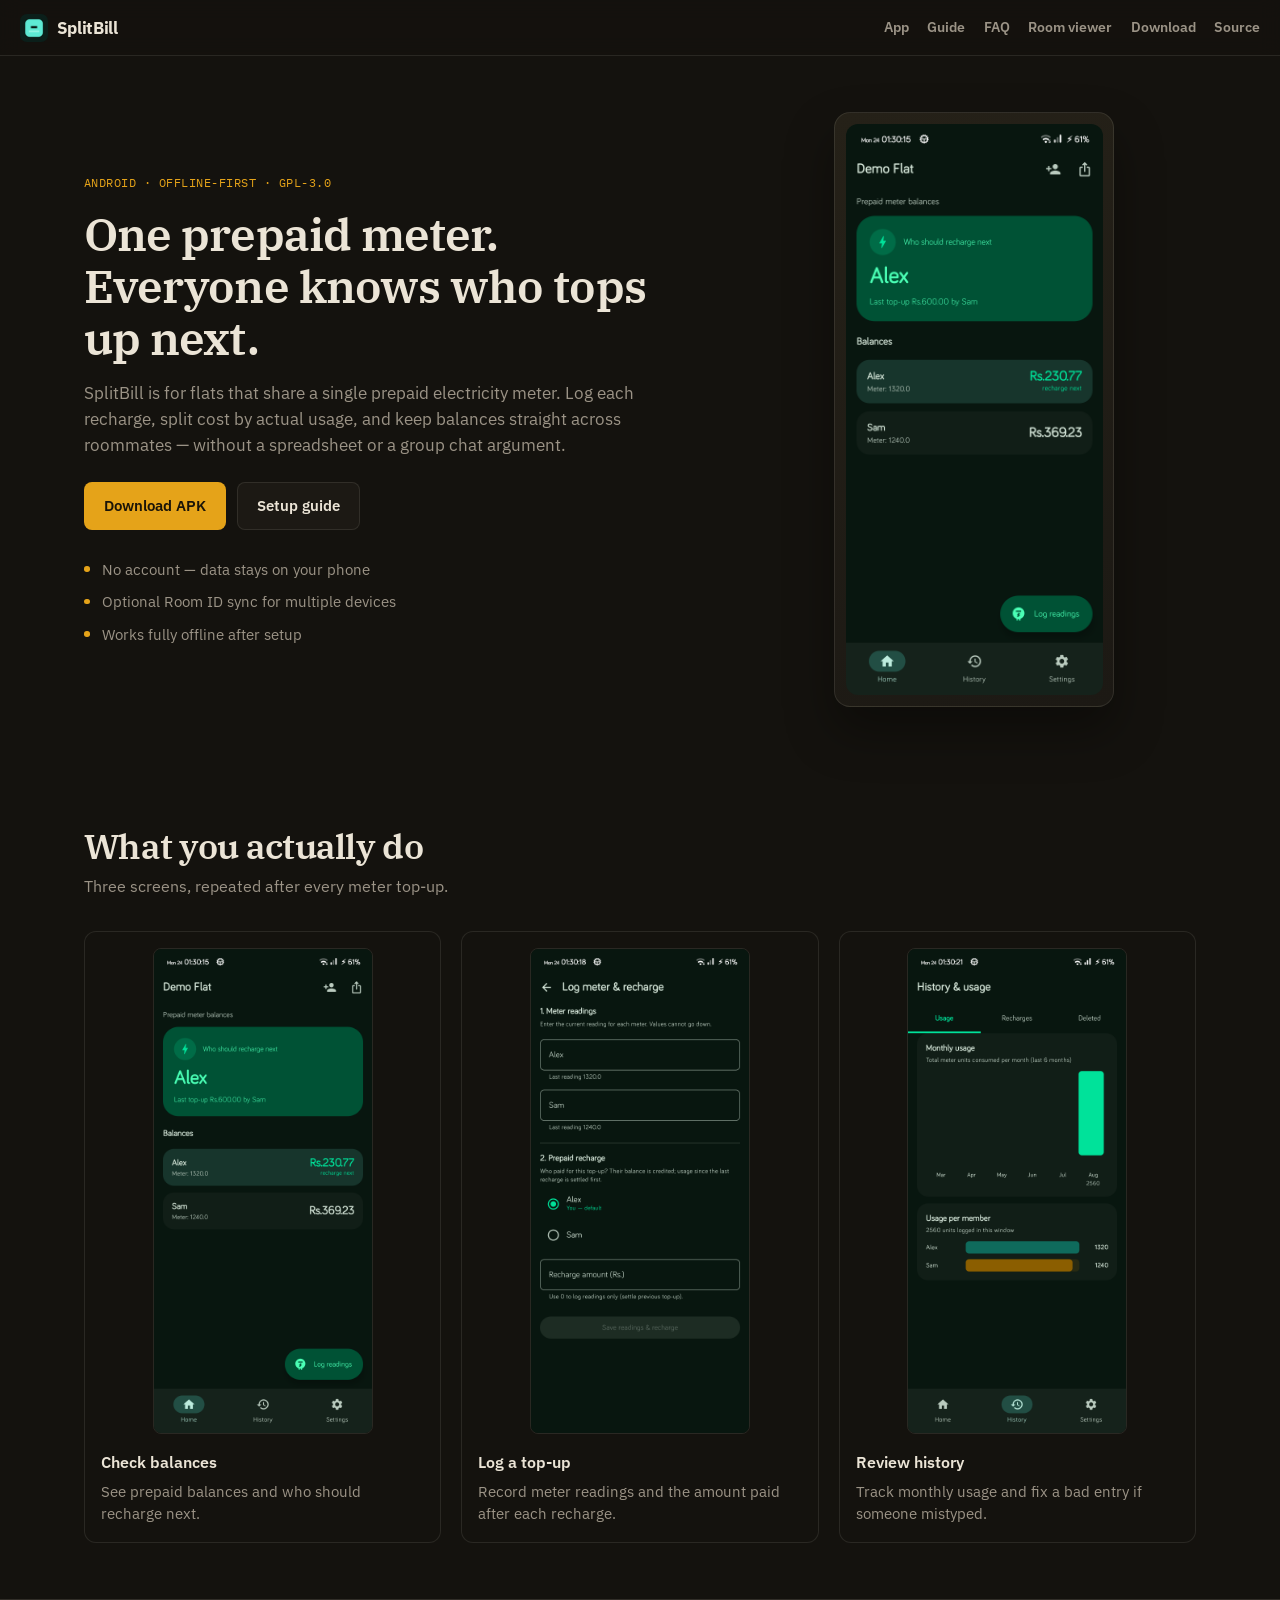
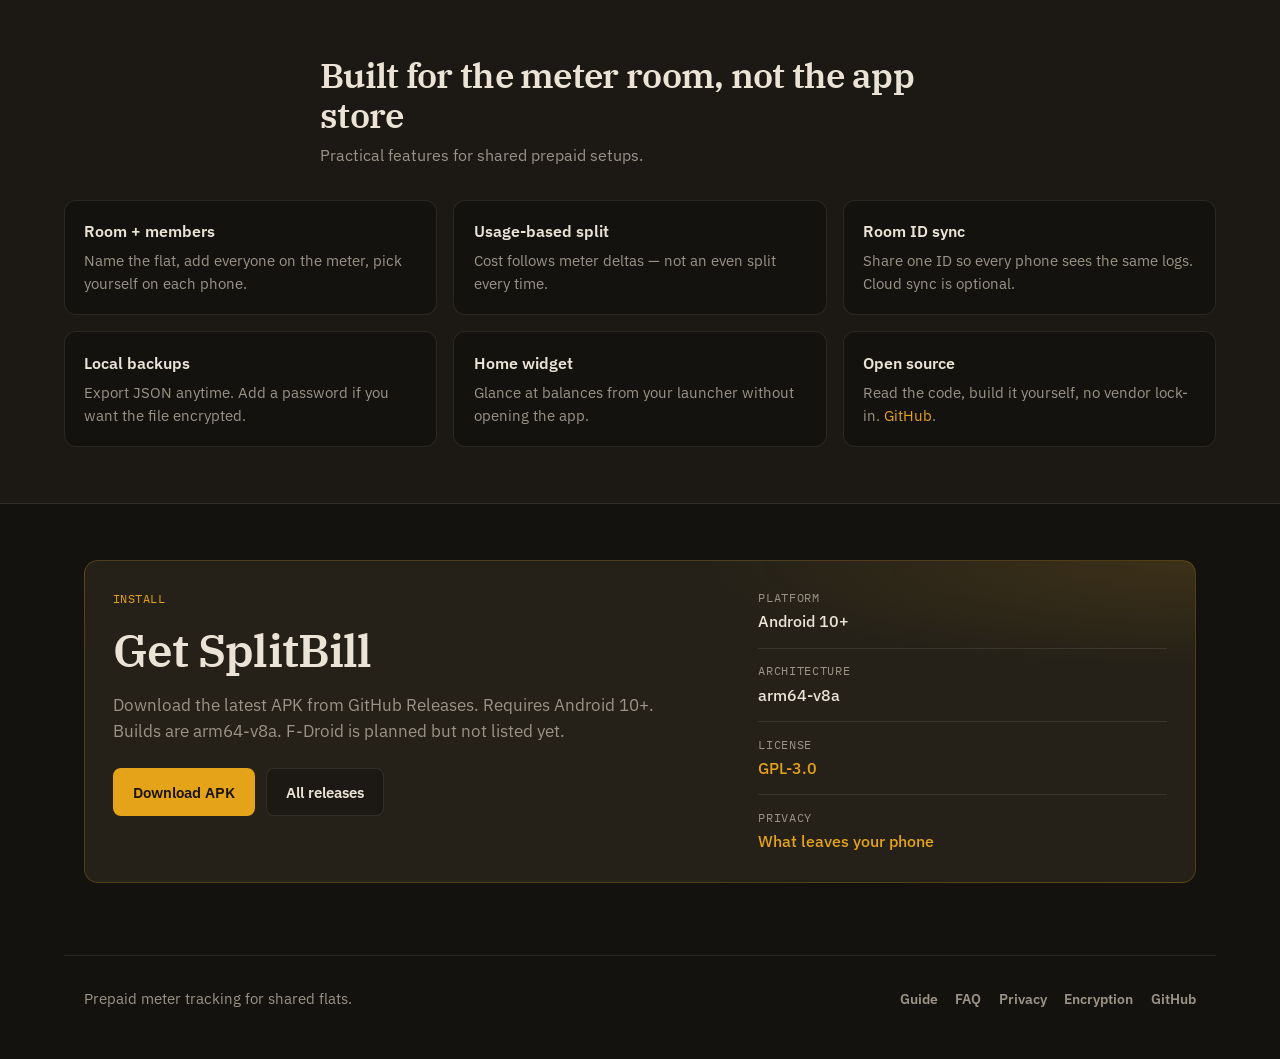
<file: index.html>
<!DOCTYPE html>
<html lang="en">
<head>
  <meta charset="utf-8" />
  <meta name="viewport" content="width=device-width, initial-scale=1" />
  <title>SplitBill — prepaid meter tracking for shared flats</title>
  <meta name="description" content="Android app for shared prepaid electricity meters. Log readings, split by usage, see who should top up next. Offline-first, open source." />
  <meta property="og:title" content="SplitBill — who tops up next?" />
  <meta property="og:description" content="Track a shared prepaid meter with your flatmates. Log recharges, split fairly, sync with a Room ID." />
  <meta property="og:image" content="https://anantdark.github.io/SplitBill/assets/screens/dashboard.png" />
  <meta property="og:url" content="https://anantdark.github.io/SplitBill/" />
  <link rel="canonical" href="https://anantdark.github.io/SplitBill/" />
  <link rel="icon" href="assets/icon-mark.png" type="image/png" />
  <link rel="preconnect" href="https://fonts.googleapis.com" />
  <link rel="preconnect" href="https://fonts.gstatic.com" crossorigin />
  <link href="https://fonts.googleapis.com/css2?family=IBM+Plex+Mono:wght@400;500&family=IBM+Plex+Sans:wght@400;500;600;700&family=IBM+Plex+Serif:ital@0;1&wght@400;600&display=swap" rel="stylesheet" />
  <link rel="stylesheet" href="styles.css" />
</head>
<body>
  <header class="site-header">
    <a class="brand" href="./">
      <img src="assets/icon-mark.png" alt="" width="28" height="28" />
      <span>SplitBill</span>
    </a>
    <button type="button" class="nav-toggle" aria-expanded="false" aria-controls="site-nav" aria-label="Menu">
      <svg class="icon-menu" viewBox="0 0 24 24" aria-hidden="true"><path d="M4 7h16M4 12h16M4 17h16"/></svg>
      <svg class="icon-close" viewBox="0 0 24 24" aria-hidden="true"><path d="M6 6l12 12M18 6L6 18"/></svg>
    </button>
    <nav id="site-nav">
      <a href="#app">App</a>
      <a href="docs/">Guide</a>
      <a href="faq.html">FAQ</a>
      <a href="room.html">Room viewer</a>
      <a href="#download">Download</a>
      <a href="https://github.com/anantdark/SplitBill" rel="noopener">Source</a>
    </nav>
  </header>

  <main>
    <section class="intro">
      <div class="intro-copy">
        <p class="kicker">Android · offline-first · GPL-3.0</p>
        <h1>One prepaid meter.<br />Everyone knows who tops up next.</h1>
        <p class="lede">
          SplitBill is for flats that share a single prepaid electricity meter.
          Log each recharge, split cost by actual usage, and keep balances straight
          across roommates — without a spreadsheet or a group chat argument.
        </p>
        <div class="cta-row">
          <a class="btn primary" href="#download">Download APK</a>
          <a class="btn secondary" href="docs/">Setup guide</a>
        </div>
        <ul class="intro-points">
          <li>No account — data stays on your phone</li>
          <li>Optional Room ID sync for multiple devices</li>
          <li>Works fully offline after setup</li>
        </ul>
      </div>
      <figure class="intro-shot">
        <img src="assets/screens/dashboard.png" alt="SplitBill home screen showing prepaid balances and who should recharge next" width="1080" height="2400" />
      </figure>
    </section>

    <section class="panel" id="app">
      <div class="panel-head">
        <h2>What you actually do</h2>
        <p>Three screens, repeated after every meter top-up.</p>
      </div>
      <div class="shot-grid">
        <article class="shot-card">
          <img src="assets/screens/dashboard.png" alt="Home screen with member balances" width="1080" height="2400" loading="lazy" />
          <h3>Check balances</h3>
          <p>See prepaid balances and who should recharge next.</p>
        </article>
        <article class="shot-card">
          <img src="assets/screens/recharge.png" alt="Log meter reading and recharge form" width="1080" height="2400" loading="lazy" />
          <h3>Log a top-up</h3>
          <p>Record meter readings and the amount paid after each recharge.</p>
        </article>
        <article class="shot-card">
          <img src="assets/screens/history.png" alt="Usage history charts" width="1080" height="2400" loading="lazy" />
          <h3>Review history</h3>
          <p>Track monthly usage and fix a bad entry if someone mistyped.</p>
        </article>
      </div>
    </section>

    <section class="panel panel-muted">
      <div class="panel-head">
        <h2>Built for the meter room, not the app store</h2>
        <p>Practical features for shared prepaid setups.</p>
      </div>
      <div class="feature-grid">
        <article>
          <h3>Room + members</h3>
          <p>Name the flat, add everyone on the meter, pick yourself on each phone.</p>
        </article>
        <article>
          <h3>Usage-based split</h3>
          <p>Cost follows meter deltas — not an even split every time.</p>
        </article>
        <article>
          <h3>Room ID sync</h3>
          <p>Share one ID so every phone sees the same logs. Cloud sync is optional.</p>
        </article>
        <article>
          <h3>Local backups</h3>
          <p>Export JSON anytime. Add a password if you want the file encrypted.</p>
        </article>
        <article>
          <h3>Home widget</h3>
          <p>Glance at balances from your launcher without opening the app.</p>
        </article>
        <article>
          <h3>Open source</h3>
          <p>Read the code, build it yourself, no vendor lock-in. <a href="https://github.com/anantdark/SplitBill">GitHub</a>.</p>
        </article>
      </div>
    </section>

    <section class="panel download-panel" id="download">
      <div class="download-card">
        <div>
          <p class="kicker">Install</p>
          <h2>Get SplitBill</h2>
          <p class="lede">
            Download the latest APK from GitHub Releases. Requires Android 10+.
            Builds are arm64-v8a. F-Droid is planned but not listed yet.
          </p>
          <div class="cta-row">
            <a class="btn primary" href="https://github.com/anantdark/SplitBill/releases/latest/download/SplitBill-latest.apk">Download APK</a>
            <a class="btn secondary" href="https://github.com/anantdark/SplitBill/releases">All releases</a>
          </div>
        </div>
        <dl class="spec-list">
          <div><dt>Platform</dt><dd>Android 10+</dd></div>
          <div><dt>Architecture</dt><dd>arm64-v8a</dd></div>
          <div><dt>License</dt><dd><a href="https://github.com/anantdark/SplitBill/blob/main/LICENSE">GPL-3.0</a></dd></div>
          <div><dt>Privacy</dt><dd><a href="privacy.html">What leaves your phone</a></dd></div>
        </dl>
      </div>
    </section>
  </main>

  <footer class="site-footer">
    <p class="footer-note">Prepaid meter tracking for shared flats.</p>
    <div class="footer-links">
      <a href="docs/">Guide</a>
      <a href="faq.html">FAQ</a>
      <a href="privacy.html">Privacy</a>
      <a href="encryption.html">Encryption</a>
      <a href="https://github.com/anantdark/SplitBill">GitHub</a>
    </div>
  </footer>

  <script src="main.js"></script>
</body>
</html>
</file>
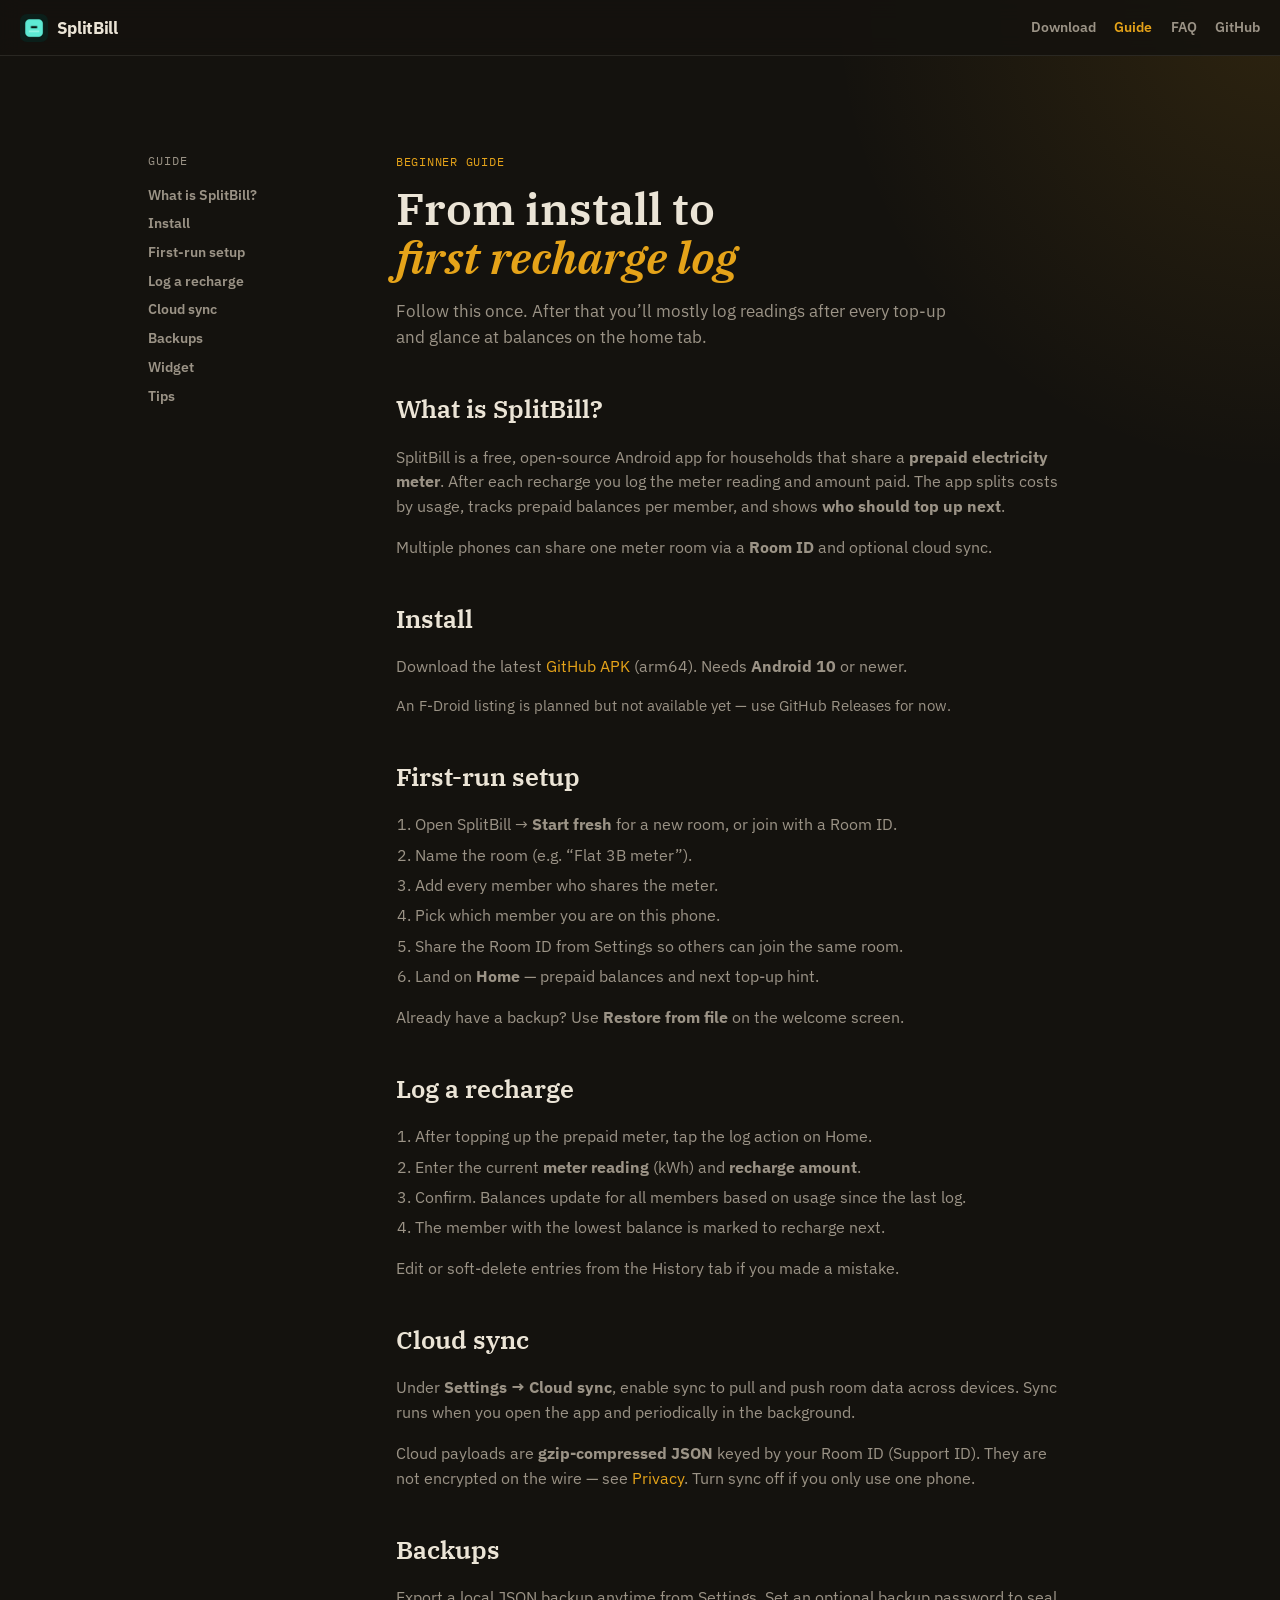
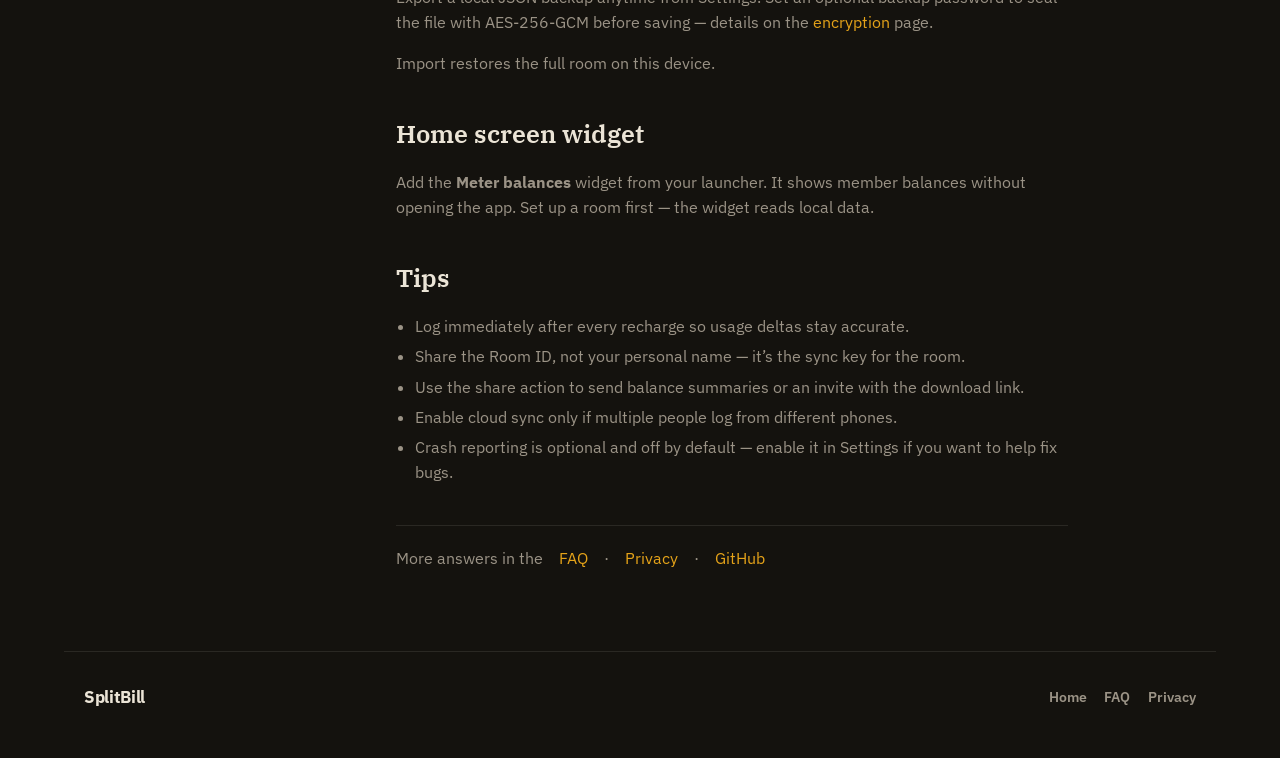
<file: docs/index.html>
<!DOCTYPE html>
<html lang="en">
<head>
  <meta charset="utf-8" />
  <meta name="viewport" content="width=device-width, initial-scale=1" />
  <title>Guide — SplitBill</title>
  <meta name="description" content="Beginner guide to installing SplitBill, setting up a meter room, logging recharges, and syncing across devices." />
  <link rel="canonical" href="https://anantdark.github.io/SplitBill/docs/" />
  <link rel="icon" href="../assets/icon-mark.png" type="image/png" />
  <link rel="preconnect" href="https://fonts.googleapis.com" />
  <link rel="preconnect" href="https://fonts.gstatic.com" crossorigin />
  <link href="https://fonts.googleapis.com/css2?family=IBM+Plex+Mono:wght@400;500&family=IBM+Plex+Sans:wght@400;500;600;700&family=IBM+Plex+Serif:ital@0;1&wght@400;600&display=swap" rel="stylesheet" />
  <link rel="stylesheet" href="../styles.css" />
</head>
<body class="docs-body">
  <header class="site-header">
    <a class="brand" href="../">
      <img src="../assets/icon-mark.png" alt="" width="28" height="28" />
      <span>SplitBill</span>
    </a>
    <button type="button" class="nav-toggle" aria-expanded="false" aria-controls="site-nav" aria-label="Menu"><svg class="icon-menu" viewBox="0 0 24 24" aria-hidden="true"><path d="M4 7h16M4 12h16M4 17h16"/></svg><svg class="icon-close" viewBox="0 0 24 24" aria-hidden="true"><path d="M6 6l12 12M18 6L6 18"/></svg></button>
    <nav id="site-nav">
      <a href="../#download">Download</a>
      <a href="./" aria-current="page">Guide</a>
      <a href="../faq.html">FAQ</a>
      <a href="https://github.com/anantdark/SplitBill" rel="noopener">GitHub</a>
    </nav>
  </header>

  <div class="docs-layout">
    <aside class="docs-nav">
      <p class="docs-nav-title">Guide</p>
      <a href="#what">What is SplitBill?</a>
      <a href="#install">Install</a>
      <a href="#first">First-run setup</a>
      <a href="#log">Log a recharge</a>
      <a href="#sync">Cloud sync</a>
      <a href="#backup">Backups</a>
      <a href="#widget">Widget</a>
      <a href="#tips">Tips</a>
    </aside>

    <article class="docs-main">
      <p class="eyebrow">Beginner guide</p>
      <h1>From install to<br /><em>first recharge log</em></h1>
      <p class="lede">
        Follow this once. After that you’ll mostly log readings after every top-up and
        glance at balances on the home tab.
      </p>

      <section id="what">
        <h2>What is SplitBill?</h2>
        <p>
          SplitBill is a free, open-source Android app for households that share a
          <strong>prepaid electricity meter</strong>. After each recharge you log the meter
          reading and amount paid. The app splits costs by usage, tracks prepaid balances per
          member, and shows <strong>who should top up next</strong>.
        </p>
        <p>
          Multiple phones can share one meter room via a <strong>Room ID</strong> and optional
          cloud sync.
        </p>
      </section>

      <section id="install">
        <h2>Install</h2>
        <p>
          Download the latest <a href="https://github.com/anantdark/SplitBill/releases/latest/download/SplitBill-latest.apk">GitHub APK</a>
          (arm64). Needs <strong>Android 10</strong> or newer.
        </p>
        <p class="fine">An F-Droid listing is planned but not available yet — use GitHub Releases for now.</p>
      </section>

      <section id="first">
        <h2>First-run setup</h2>
        <ol>
          <li>Open SplitBill → <strong>Start fresh</strong> for a new room, or join with a Room ID.</li>
          <li>Name the room (e.g. “Flat 3B meter”).</li>
          <li>Add every member who shares the meter.</li>
          <li>Pick which member you are on this phone.</li>
          <li>Share the Room ID from Settings so others can join the same room.</li>
          <li>Land on <strong>Home</strong> — prepaid balances and next top-up hint.</li>
        </ol>
        <p>Already have a backup? Use <strong>Restore from file</strong> on the welcome screen.</p>
      </section>

      <section id="log">
        <h2>Log a recharge</h2>
        <ol>
          <li>After topping up the prepaid meter, tap the log action on Home.</li>
          <li>Enter the current <strong>meter reading</strong> (kWh) and <strong>recharge amount</strong>.</li>
          <li>Confirm. Balances update for all members based on usage since the last log.</li>
          <li>The member with the lowest balance is marked to recharge next.</li>
        </ol>
        <p>Edit or soft-delete entries from the History tab if you made a mistake.</p>
      </section>

      <section id="sync">
        <h2>Cloud sync</h2>
        <p>
          Under <strong>Settings → Cloud sync</strong>, enable sync to pull and push room data
          across devices. Sync runs when you open the app and periodically in the background.
        </p>
        <p>
          Cloud payloads are <strong>gzip-compressed JSON</strong> keyed by your Room ID
          (Support ID). They are not encrypted on the wire — see
          <a href="../privacy.html">Privacy</a>. Turn sync off if you only use one phone.
        </p>
      </section>

      <section id="backup">
        <h2>Backups</h2>
        <p>
          Export a local JSON backup anytime from Settings. Set an optional backup password
          to seal the file with AES-256-GCM before saving — details on the
          <a href="../encryption.html">encryption</a> page.
        </p>
        <p>Import restores the full room on this device.</p>
      </section>

      <section id="widget">
        <h2>Home screen widget</h2>
        <p>
          Add the <strong>Meter balances</strong> widget from your launcher. It shows member
          balances without opening the app. Set up a room first — the widget reads local data.
        </p>
      </section>

      <section id="tips">
        <h2>Tips</h2>
        <ul>
          <li>Log immediately after every recharge so usage deltas stay accurate.</li>
          <li>Share the Room ID, not your personal name — it’s the sync key for the room.</li>
          <li>Use the share action to send balance summaries or an invite with the download link.</li>
          <li>Enable cloud sync only if multiple people log from different phones.</li>
          <li>Crash reporting is optional and off by default — enable it in Settings if you want to help fix bugs.</li>
        </ul>
      </section>

      <p class="docs-end">
        More answers in the <a href="../faq.html">FAQ</a> ·
        <a href="../privacy.html">Privacy</a> ·
        <a href="https://github.com/anantdark/SplitBill">GitHub</a>
      </p>
    </article>
  </div>

  <footer class="site-footer">
    <a class="brand" href="../">SplitBill</a>
    <div class="footer-links">
      <a href="../">Home</a>
      <a href="../faq.html">FAQ</a>
      <a href="../privacy.html">Privacy</a>
    </div>
  </footer>
  <script src="../main.js"></script>
</body>
</html>
</file>
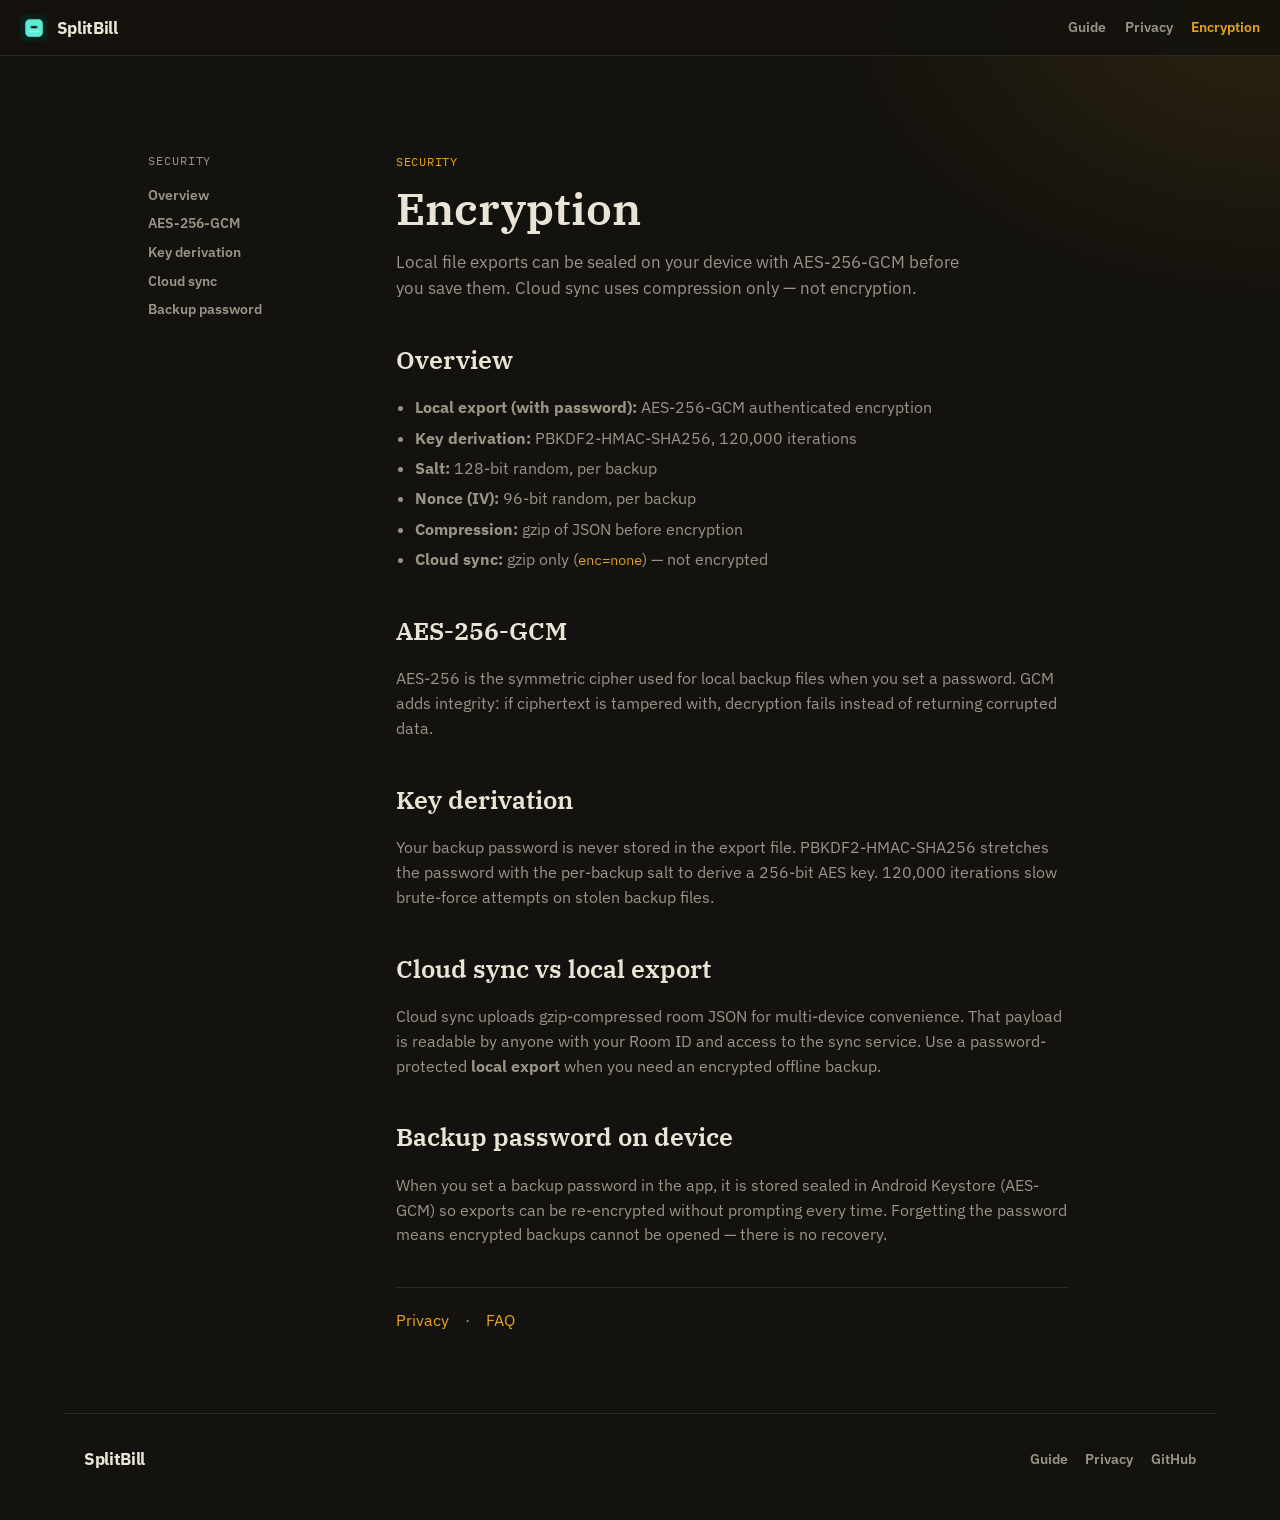
<file: encryption.html>
<!DOCTYPE html>
<html lang="en">
<head>
  <meta charset="utf-8" />
  <meta name="viewport" content="width=device-width, initial-scale=1" />
  <title>Encryption — SplitBill</title>
  <meta name="description" content="How SplitBill encrypts local backup files with AES-256-GCM and PBKDF2 when you set a backup password." />
  <link rel="canonical" href="https://anantdark.github.io/SplitBill/encryption.html" />
  <link rel="icon" href="assets/icon-mark.png" type="image/png" />
  <link rel="preconnect" href="https://fonts.googleapis.com" />
  <link rel="preconnect" href="https://fonts.gstatic.com" crossorigin />
  <link href="https://fonts.googleapis.com/css2?family=IBM+Plex+Mono:wght@400;500&family=IBM+Plex+Sans:wght@400;500;600;700&family=IBM+Plex+Serif:ital@0;1&wght@400;600&display=swap" rel="stylesheet" />
  <link rel="stylesheet" href="styles.css" />
</head>
<body class="docs-body">
  <header class="site-header">
    <a class="brand" href="./">
      <img src="assets/icon-mark.png" alt="" width="28" height="28" />
      <span>SplitBill</span>
    </a>
    <button type="button" class="nav-toggle" aria-expanded="false" aria-controls="site-nav" aria-label="Menu"><svg class="icon-menu" viewBox="0 0 24 24" aria-hidden="true"><path d="M4 7h16M4 12h16M4 17h16"/></svg><svg class="icon-close" viewBox="0 0 24 24" aria-hidden="true"><path d="M6 6l12 12M18 6L6 18"/></svg></button>
    <nav id="site-nav">
      <a href="docs/">Guide</a>
      <a href="privacy.html">Privacy</a>
      <a href="encryption.html" aria-current="page">Encryption</a>
    </nav>
  </header>

  <div class="docs-layout">
    <aside class="docs-nav">
      <p class="docs-nav-title">Security</p>
      <a href="#overview">Overview</a>
      <a href="#cipher">AES-256-GCM</a>
      <a href="#kdf">Key derivation</a>
      <a href="#cloud">Cloud sync</a>
      <a href="#password">Backup password</a>
    </aside>

    <article class="docs-main">
      <p class="eyebrow">Security</p>
      <h1>Encryption</h1>
      <p class="lede">
        Local file exports can be sealed on your device with AES-256-GCM before you save them.
        Cloud sync uses compression only — not encryption.
      </p>

      <section id="overview">
        <h2>Overview</h2>
        <ul>
          <li><strong>Local export (with password):</strong> AES-256-GCM authenticated encryption</li>
          <li><strong>Key derivation:</strong> PBKDF2-HMAC-SHA256, 120,000 iterations</li>
          <li><strong>Salt:</strong> 128-bit random, per backup</li>
          <li><strong>Nonce (IV):</strong> 96-bit random, per backup</li>
          <li><strong>Compression:</strong> gzip of JSON before encryption</li>
          <li><strong>Cloud sync:</strong> gzip only (<code>enc=none</code>) — not encrypted</li>
        </ul>
      </section>

      <section id="cipher">
        <h2>AES-256-GCM</h2>
        <p>
          AES-256 is the symmetric cipher used for local backup files when you set a password.
          GCM adds integrity: if ciphertext is tampered with, decryption fails instead of
          returning corrupted data.
        </p>
      </section>

      <section id="kdf">
        <h2>Key derivation</h2>
        <p>
          Your backup password is never stored in the export file. PBKDF2-HMAC-SHA256 stretches
          the password with the per-backup salt to derive a 256-bit AES key. 120,000 iterations
          slow brute-force attempts on stolen backup files.
        </p>
      </section>

      <section id="cloud">
        <h2>Cloud sync vs local export</h2>
        <p>
          Cloud sync uploads gzip-compressed room JSON for multi-device convenience. That
          payload is readable by anyone with your Room ID and access to the sync service.
          Use a password-protected <strong>local export</strong> when you need an encrypted
          offline backup.
        </p>
      </section>

      <section id="password">
        <h2>Backup password on device</h2>
        <p>
          When you set a backup password in the app, it is stored sealed in Android Keystore
          (AES-GCM) so exports can be re-encrypted without prompting every time. Forgetting
          the password means encrypted backups cannot be opened — there is no recovery.
        </p>
      </section>

      <p class="docs-end">
        <a href="privacy.html">Privacy</a> ·
        <a href="faq.html">FAQ</a>
      </p>
    </article>
  </div>

  <footer class="site-footer">
    <a class="brand" href="./">SplitBill</a>
    <div class="footer-links">
      <a href="docs/">Guide</a>
      <a href="privacy.html">Privacy</a>
      <a href="https://github.com/anantdark/SplitBill">GitHub</a>
    </div>
  </footer>
  <script src="main.js"></script>
</body>
</html>
</file>
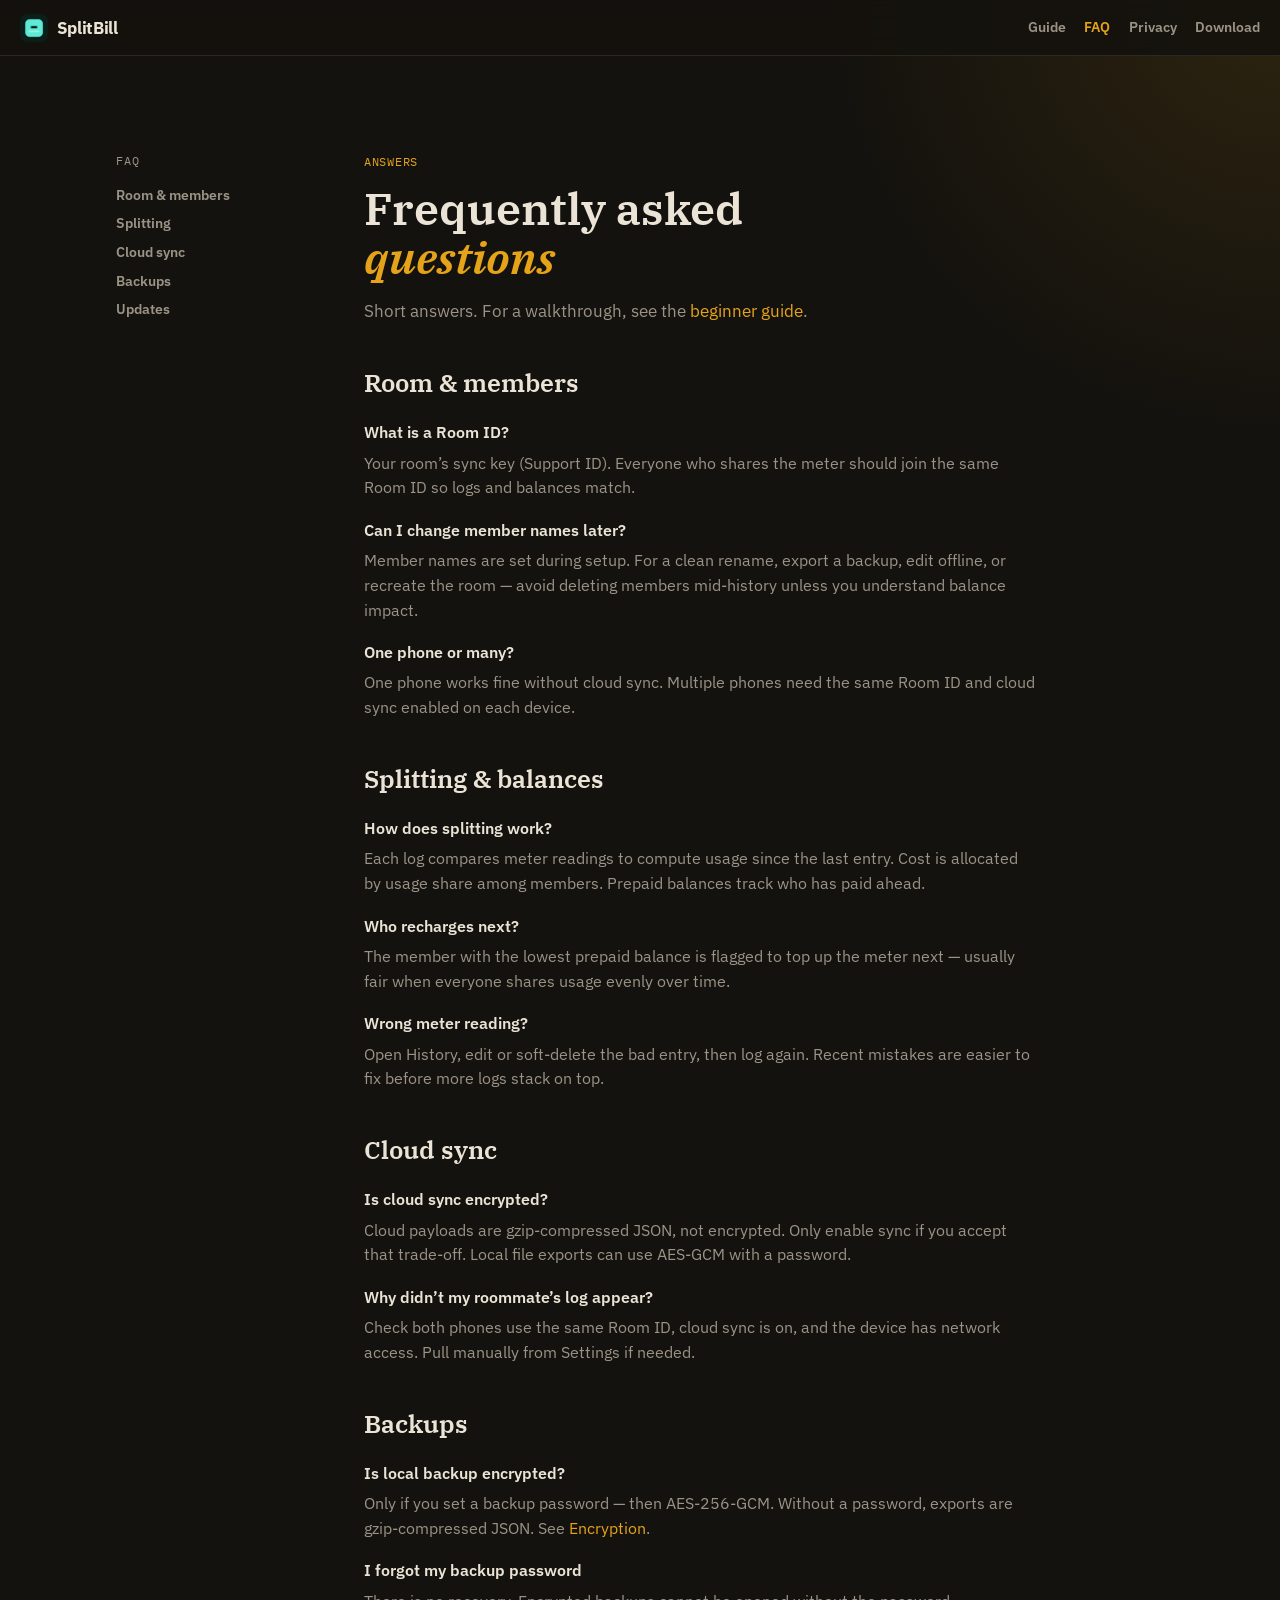
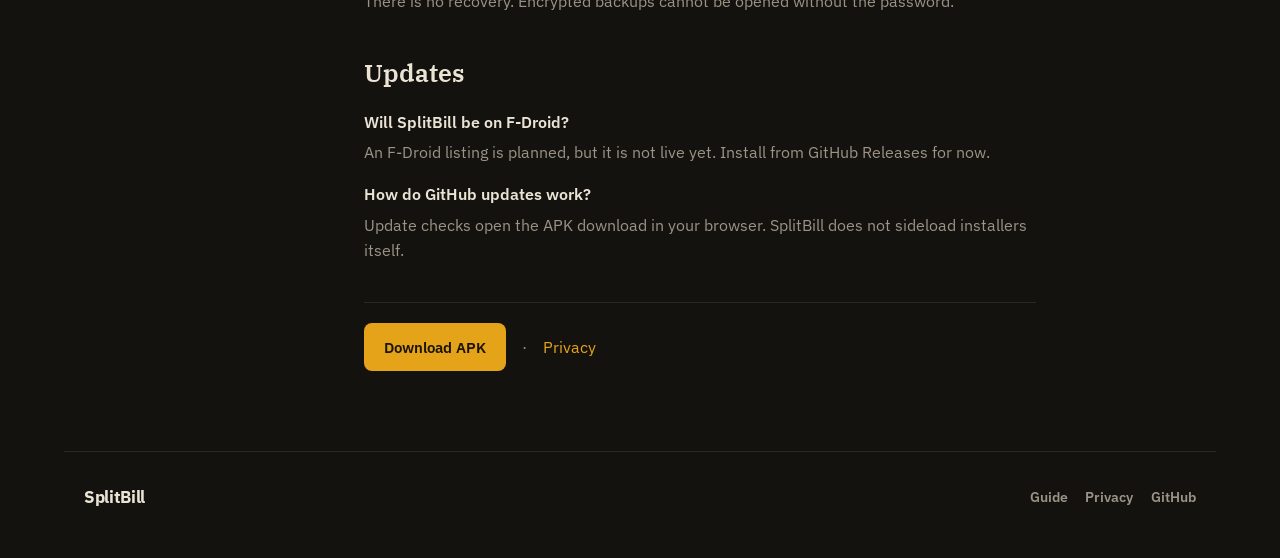
<file: faq.html>
<!DOCTYPE html>
<html lang="en">
<head>
  <meta charset="utf-8" />
  <meta name="viewport" content="width=device-width, initial-scale=1" />
  <title>FAQ — SplitBill</title>
  <meta name="description" content="Frequently asked questions about SplitBill: room setup, splitting, cloud sync, backups, and troubleshooting." />
  <link rel="canonical" href="https://anantdark.github.io/SplitBill/faq.html" />
  <link rel="icon" href="assets/icon-mark.png" type="image/png" />
  <link rel="preconnect" href="https://fonts.googleapis.com" />
  <link rel="preconnect" href="https://fonts.gstatic.com" crossorigin />
  <link href="https://fonts.googleapis.com/css2?family=IBM+Plex+Mono:wght@400;500&family=IBM+Plex+Sans:wght@400;500;600;700&family=IBM+Plex+Serif:ital@0;1&wght@400;600&display=swap" rel="stylesheet" />
  <link rel="stylesheet" href="styles.css" />
</head>
<body class="docs-body">
  <header class="site-header">
    <a class="brand" href="./">
      <img src="assets/icon-mark.png" alt="" width="28" height="28" />
      <span>SplitBill</span>
    </a>
    <button type="button" class="nav-toggle" aria-expanded="false" aria-controls="site-nav" aria-label="Menu"><svg class="icon-menu" viewBox="0 0 24 24" aria-hidden="true"><path d="M4 7h16M4 12h16M4 17h16"/></svg><svg class="icon-close" viewBox="0 0 24 24" aria-hidden="true"><path d="M6 6l12 12M18 6L6 18"/></svg></button>
    <nav id="site-nav">
      <a href="docs/">Guide</a>
      <a href="faq.html" aria-current="page">FAQ</a>
      <a href="privacy.html">Privacy</a>
      <a href="#download" class="hide-sm">Download</a>
    </nav>
  </header>

  <div class="docs-layout docs-layout-wide">
    <aside class="docs-nav">
      <p class="docs-nav-title">FAQ</p>
      <a href="#room">Room &amp; members</a>
      <a href="#splitting">Splitting</a>
      <a href="#sync">Cloud sync</a>
      <a href="#backup">Backups</a>
      <a href="#updates">Updates</a>
    </aside>

    <article class="docs-main">
      <p class="eyebrow">Answers</p>
      <h1>Frequently asked<br /><em>questions</em></h1>
      <p class="lede">Short answers. For a walkthrough, see the <a href="docs/">beginner guide</a>.</p>

      <section id="room">
        <h2>Room &amp; members</h2>
        <dl class="faq">
          <dt>What is a Room ID?</dt>
          <dd>Your room’s sync key (Support ID). Everyone who shares the meter should join the same Room ID so logs and balances match.</dd>
          <dt>Can I change member names later?</dt>
          <dd>Member names are set during setup. For a clean rename, export a backup, edit offline, or recreate the room — avoid deleting members mid-history unless you understand balance impact.</dd>
          <dt>One phone or many?</dt>
          <dd>One phone works fine without cloud sync. Multiple phones need the same Room ID and cloud sync enabled on each device.</dd>
        </dl>
      </section>

      <section id="splitting">
        <h2>Splitting &amp; balances</h2>
        <dl class="faq">
          <dt>How does splitting work?</dt>
          <dd>Each log compares meter readings to compute usage since the last entry. Cost is allocated by usage share among members. Prepaid balances track who has paid ahead.</dd>
          <dt>Who recharges next?</dt>
          <dd>The member with the lowest prepaid balance is flagged to top up the meter next — usually fair when everyone shares usage evenly over time.</dd>
          <dt>Wrong meter reading?</dt>
          <dd>Open History, edit or soft-delete the bad entry, then log again. Recent mistakes are easier to fix before more logs stack on top.</dd>
        </dl>
      </section>

      <section id="sync">
        <h2>Cloud sync</h2>
        <dl class="faq">
          <dt>Is cloud sync encrypted?</dt>
          <dd>Cloud payloads are gzip-compressed JSON, not encrypted. Only enable sync if you accept that trade-off. Local file exports can use AES-GCM with a password.</dd>
          <dt>Why didn’t my roommate’s log appear?</dt>
          <dd>Check both phones use the same Room ID, cloud sync is on, and the device has network access. Pull manually from Settings if needed.</dd>
        </dl>
      </section>

      <section id="backup">
        <h2>Backups</h2>
        <dl class="faq">
          <dt>Is local backup encrypted?</dt>
          <dd>Only if you set a backup password — then AES-256-GCM. Without a password, exports are gzip-compressed JSON. See <a href="encryption.html">Encryption</a>.</dd>
          <dt>I forgot my backup password</dt>
          <dd>There is no recovery. Encrypted backups cannot be opened without the password.</dd>
        </dl>
      </section>

      <section id="updates">
        <h2>Updates</h2>
        <dl class="faq">
          <dt>Will SplitBill be on F-Droid?</dt>
          <dd>An F-Droid listing is planned, but it is not live yet. Install from GitHub Releases for now.</dd>
          <dt>How do GitHub updates work?</dt>
          <dd>Update checks open the APK download in your browser. SplitBill does not sideload installers itself.</dd>
        </dl>
      </section>

      <p class="docs-end" id="download">
        <a class="btn primary" href="https://github.com/anantdark/SplitBill/releases/latest/download/SplitBill-latest.apk">Download APK</a>
        · <a href="privacy.html">Privacy</a>
      </p>
    </article>
  </div>

  <footer class="site-footer">
    <a class="brand" href="./">SplitBill</a>
    <div class="footer-links">
      <a href="docs/">Guide</a>
      <a href="privacy.html">Privacy</a>
      <a href="https://github.com/anantdark/SplitBill">GitHub</a>
    </div>
  </footer>
  <script src="main.js"></script>
</body>
</html>
</file>
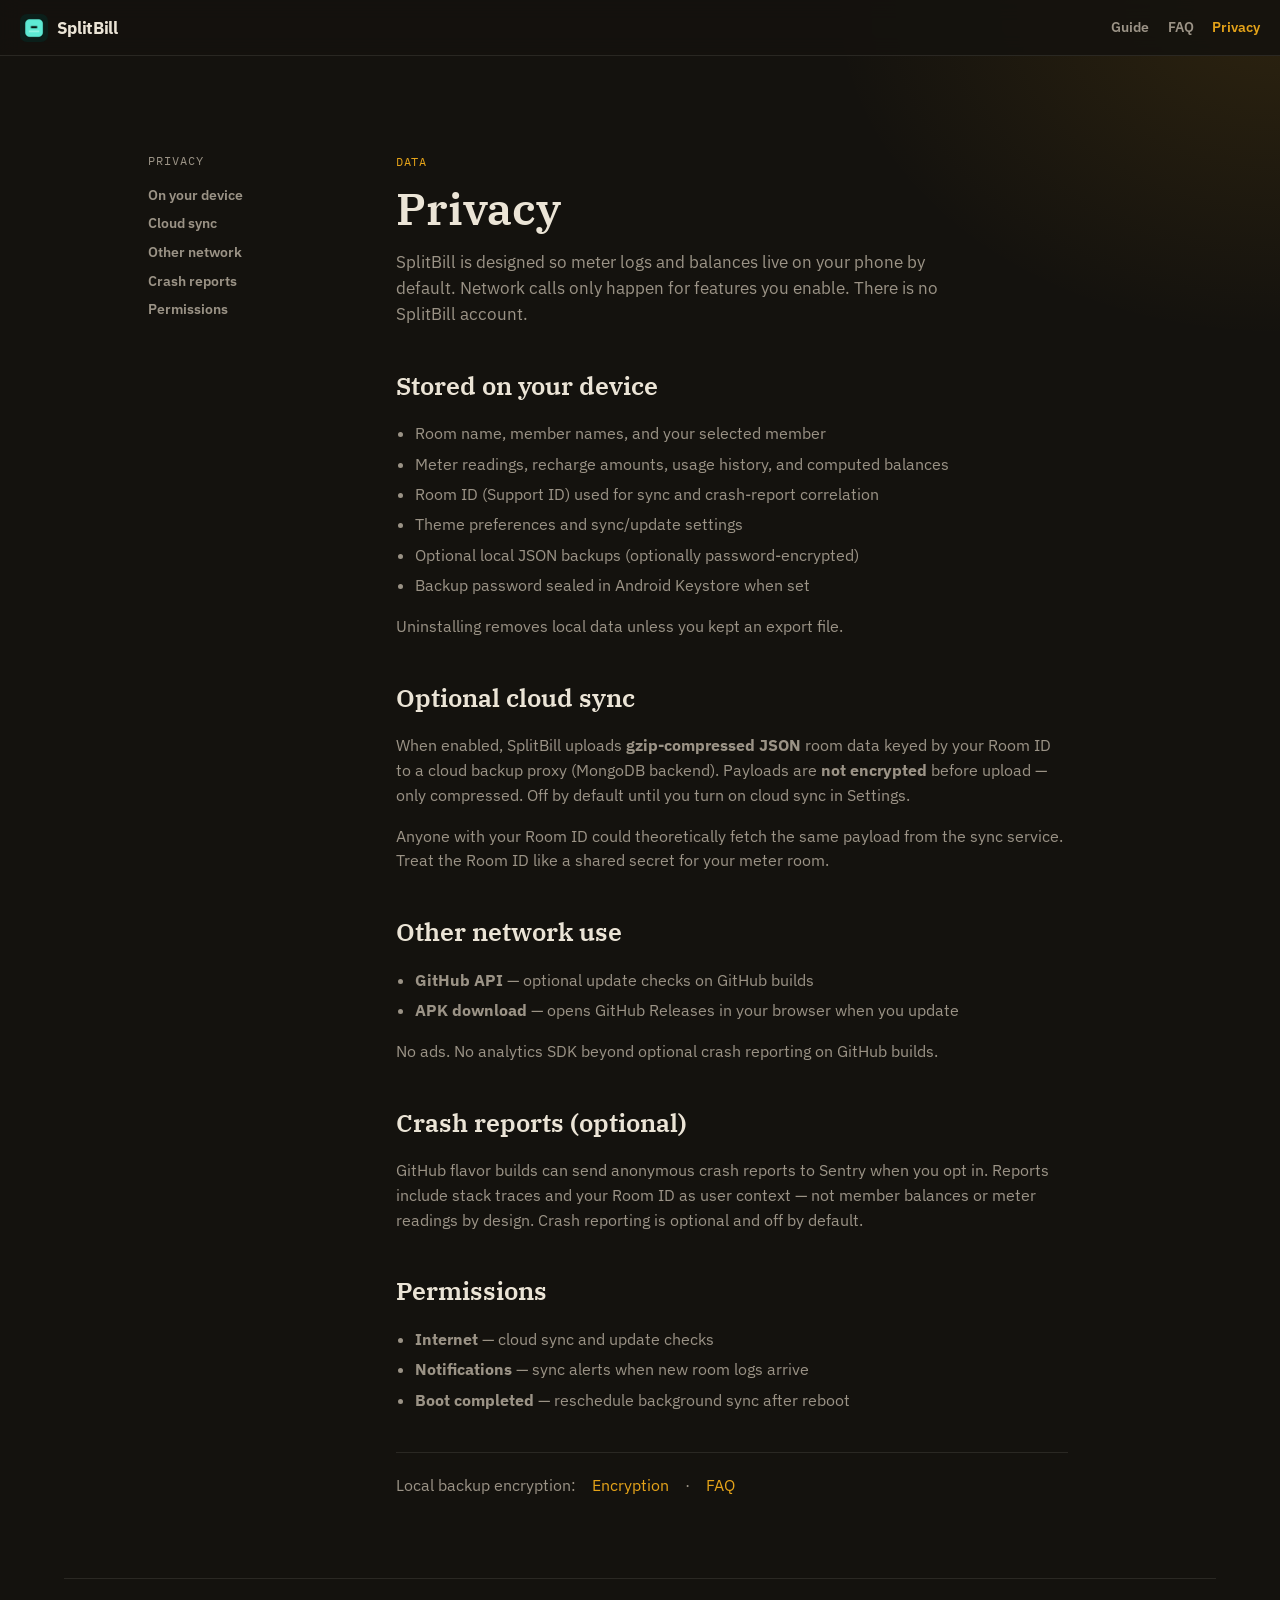
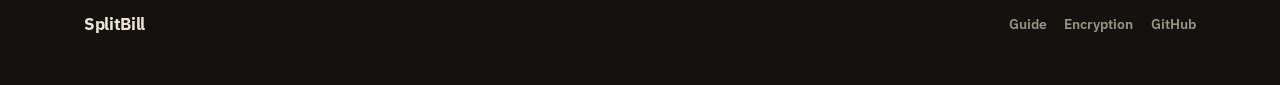
<file: privacy.html>
<!DOCTYPE html>
<html lang="en">
<head>
  <meta charset="utf-8" />
  <meta name="viewport" content="width=device-width, initial-scale=1" />
  <title>Privacy — SplitBill</title>
  <meta name="description" content="What SplitBill stores on your device, what is sent for cloud sync, optional crash reports, and permissions." />
  <link rel="canonical" href="https://anantdark.github.io/SplitBill/privacy.html" />
  <link rel="icon" href="assets/icon-mark.png" type="image/png" />
  <link rel="preconnect" href="https://fonts.googleapis.com" />
  <link rel="preconnect" href="https://fonts.gstatic.com" crossorigin />
  <link href="https://fonts.googleapis.com/css2?family=IBM+Plex+Mono:wght@400;500&family=IBM+Plex+Sans:wght@400;500;600;700&family=IBM+Plex+Serif:ital@0;1&wght@400;600&display=swap" rel="stylesheet" />
  <link rel="stylesheet" href="styles.css" />
</head>
<body class="docs-body">
  <header class="site-header">
    <a class="brand" href="./">
      <img src="assets/icon-mark.png" alt="" width="28" height="28" />
      <span>SplitBill</span>
    </a>
    <button type="button" class="nav-toggle" aria-expanded="false" aria-controls="site-nav" aria-label="Menu"><svg class="icon-menu" viewBox="0 0 24 24" aria-hidden="true"><path d="M4 7h16M4 12h16M4 17h16"/></svg><svg class="icon-close" viewBox="0 0 24 24" aria-hidden="true"><path d="M6 6l12 12M18 6L6 18"/></svg></button>
    <nav id="site-nav">
      <a href="docs/">Guide</a>
      <a href="faq.html">FAQ</a>
      <a href="privacy.html" aria-current="page">Privacy</a>
    </nav>
  </header>

  <div class="docs-layout">
    <aside class="docs-nav">
      <p class="docs-nav-title">Privacy</p>
      <a href="#device">On your device</a>
      <a href="#cloud">Cloud sync</a>
      <a href="#network">Other network</a>
      <a href="#sentry">Crash reports</a>
      <a href="#permissions">Permissions</a>
    </aside>

    <article class="docs-main">
      <p class="eyebrow">Data</p>
      <h1>Privacy</h1>
      <p class="lede">
        SplitBill is designed so meter logs and balances live on your phone by default.
        Network calls only happen for features you enable. There is no SplitBill account.
      </p>

      <section id="device">
        <h2>Stored on your device</h2>
        <ul>
          <li>Room name, member names, and your selected member</li>
          <li>Meter readings, recharge amounts, usage history, and computed balances</li>
          <li>Room ID (Support ID) used for sync and crash-report correlation</li>
          <li>Theme preferences and sync/update settings</li>
          <li>Optional local JSON backups (optionally password-encrypted)</li>
          <li>Backup password sealed in Android Keystore when set</li>
        </ul>
        <p>Uninstalling removes local data unless you kept an export file.</p>
      </section>

      <section id="cloud">
        <h2>Optional cloud sync</h2>
        <p>
          When enabled, SplitBill uploads <strong>gzip-compressed JSON</strong> room data keyed
          by your Room ID to a cloud backup proxy (MongoDB backend). Payloads are
          <strong>not encrypted</strong> before upload — only compressed. Off by default until
          you turn on cloud sync in Settings.
        </p>
        <p>
          Anyone with your Room ID could theoretically fetch the same payload from the sync
          service. Treat the Room ID like a shared secret for your meter room.
        </p>
      </section>

      <section id="network">
        <h2>Other network use</h2>
        <ul>
          <li><strong>GitHub API</strong> — optional update checks on GitHub builds</li>
          <li><strong>APK download</strong> — opens GitHub Releases in your browser when you update</li>
        </ul>
        <p>No ads. No analytics SDK beyond optional crash reporting on GitHub builds.</p>
      </section>

      <section id="sentry">
        <h2>Crash reports (optional)</h2>
        <p>
          GitHub flavor builds can send anonymous crash reports to Sentry when you opt in.
          Reports include stack traces and your Room ID as user context — not member balances
          or meter readings by design. Crash reporting is optional and off by default.
        </p>
      </section>

      <section id="permissions">
        <h2>Permissions</h2>
        <ul>
          <li><strong>Internet</strong> — cloud sync and update checks</li>
          <li><strong>Notifications</strong> — sync alerts when new room logs arrive</li>
          <li><strong>Boot completed</strong> — reschedule background sync after reboot</li>
        </ul>
      </section>

      <p class="docs-end">
        Local backup encryption: <a href="encryption.html">Encryption</a> ·
        <a href="faq.html">FAQ</a>
      </p>
    </article>
  </div>

  <footer class="site-footer">
    <a class="brand" href="./">SplitBill</a>
    <div class="footer-links">
      <a href="docs/">Guide</a>
      <a href="encryption.html">Encryption</a>
      <a href="https://github.com/anantdark/SplitBill">GitHub</a>
    </div>
  </footer>
  <script src="main.js"></script>
</body>
</html>
</file>
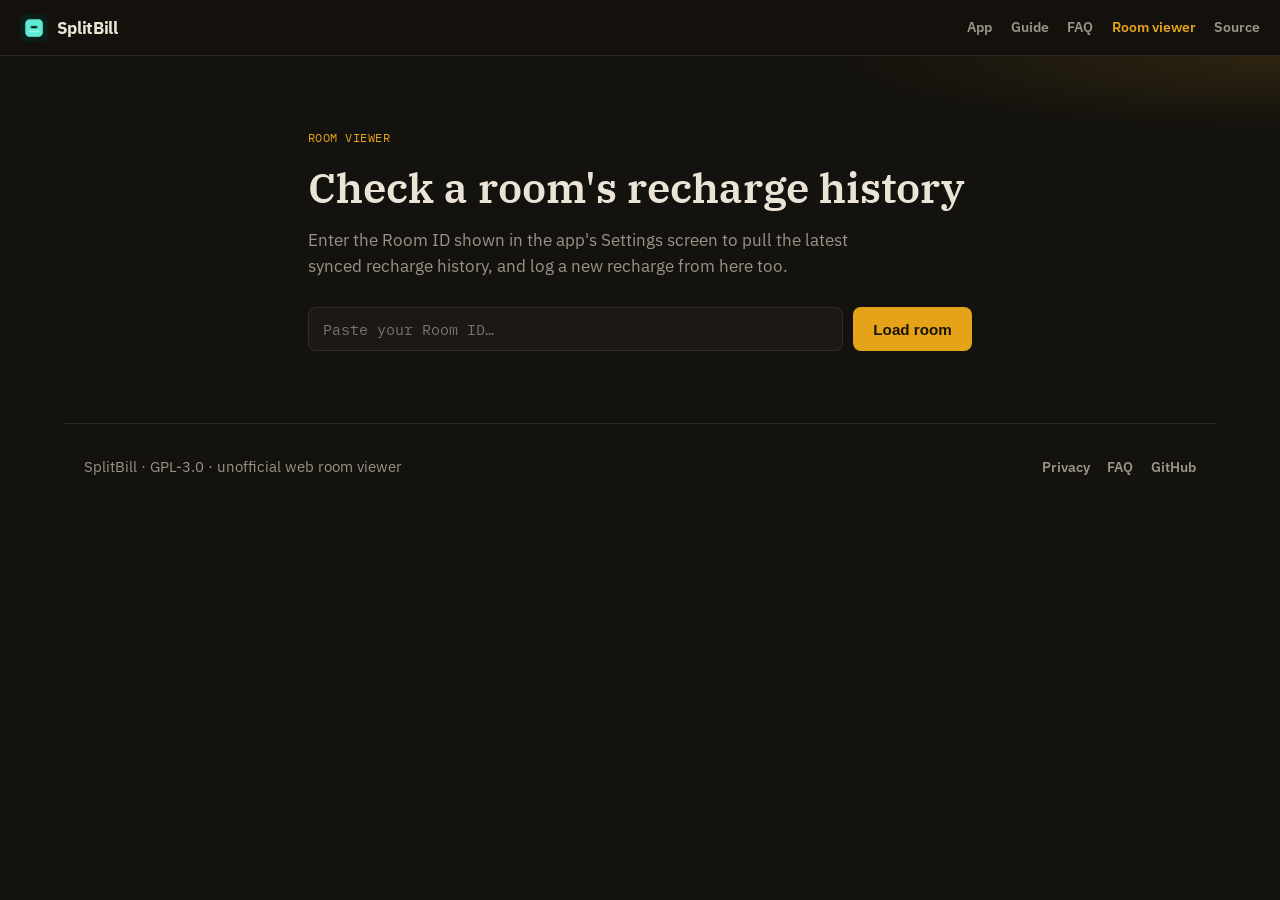
<file: room.html>
<!DOCTYPE html>
<html lang="en">
<head>
  <meta charset="utf-8" />
  <meta name="viewport" content="width=device-width, initial-scale=1" />
  <title>SplitBill — Room viewer</title>
  <meta name="description" content="Look up a SplitBill room by Room ID, view its recharge history, and log a new recharge, right in the browser." />
  <meta name="robots" content="noindex" />
  <link rel="canonical" href="https://anantdark.github.io/SplitBill/room.html" />
  <link rel="icon" href="assets/icon-mark.png" type="image/png" />
  <link rel="preconnect" href="https://fonts.googleapis.com" />
  <link rel="preconnect" href="https://fonts.gstatic.com" crossorigin />
  <link href="https://fonts.googleapis.com/css2?family=IBM+Plex+Mono:wght@400;500&family=IBM+Plex+Sans:wght@400;500;600;700&family=IBM+Plex+Serif:ital@0;1&wght@400;600&display=swap" rel="stylesheet" />
  <link rel="stylesheet" href="styles.css" />
  <link rel="stylesheet" href="room.css" />
</head>
<body>
  <header class="site-header">
    <a class="brand" href="./">
      <img src="assets/icon-mark.png" alt="" width="28" height="28" />
      <span>SplitBill</span>
    </a>
    <button type="button" class="nav-toggle" aria-expanded="false" aria-controls="site-nav" aria-label="Menu">
      <svg class="icon-menu" viewBox="0 0 24 24" aria-hidden="true"><path d="M4 7h16M4 12h16M4 17h16"/></svg>
      <svg class="icon-close" viewBox="0 0 24 24" aria-hidden="true"><path d="M6 6l12 12M18 6L6 18"/></svg>
    </button>
    <nav id="site-nav">
      <a href="./#app">App</a>
      <a href="docs/">Guide</a>
      <a href="faq.html">FAQ</a>
      <a href="room.html" aria-current="page">Room viewer</a>
      <a href="https://github.com/anantdark/SplitBill" rel="noopener">Source</a>
    </nav>
  </header>

  <main class="room-body">
    <section class="room-hero">
      <p class="kicker">Room viewer</p>
      <h1>Check a room's recharge history</h1>
      <p class="lede">
        Enter the Room ID shown in the app's Settings screen to pull the latest synced
        recharge history, and log a new recharge from here too.
      </p>

      <form id="room-form" class="room-form" autocomplete="off">
        <label class="visually-hidden" for="room-id-input">Room ID</label>
        <input
          id="room-id-input"
          name="roomId"
          type="text"
          inputmode="text"
          placeholder="Paste your Room ID…"
          spellcheck="false"
          required
        />
        <button type="submit" class="btn primary" id="room-submit">Load room</button>
      </form>

      <p class="room-status" id="room-status" role="status" aria-live="polite"></p>
    </section>

    <section class="room-results" id="room-results" hidden>
      <div class="room-summary" id="room-summary"></div>

      <div class="panel-head room-panel-head">
        <h2>Recharge history</h2>
        <p>Most recent first. Deleted entries are hidden.</p>
      </div>
      <div class="room-table-wrap">
        <table class="room-table" id="recharge-table">
          <thead>
            <tr>
              <th>Date</th>
              <th>Member</th>
              <th>Amount</th>
              <th>Logged by</th>
              <th>Note</th>
            </tr>
          </thead>
          <tbody id="recharge-tbody"></tbody>
        </table>
      </div>
      <p class="fine room-empty" id="recharge-empty" hidden>No recharges logged yet for this room.</p>

      <div class="panel-head room-panel-head">
        <h2>Log a recharge</h2>
        <p>Enter every member's current meter reading plus who paid and how much — same as the app.</p>
      </div>
      <form id="recharge-form" class="recharge-form" autocomplete="off">
        <div class="recharge-room-select-wrap" id="recharge-room-select-wrap" hidden>
          <label for="recharge-room-select">Room</label>
          <select id="recharge-room-select"></select>
        </div>
        <div class="recharge-readings" id="recharge-readings"></div>
        <div class="recharge-fields">
          <div class="field">
            <label for="recharge-payer">Paid by</label>
            <select id="recharge-payer" required></select>
          </div>
          <div class="field">
            <label for="recharge-amount">Amount</label>
            <input id="recharge-amount" type="number" min="0.01" step="0.01" inputmode="decimal" required />
          </div>
          <div class="field field-wide">
            <label for="recharge-note">Note (optional)</label>
            <input id="recharge-note" type="text" maxlength="200" />
          </div>
        </div>
        <button type="submit" class="btn primary" id="recharge-submit">Log recharge</button>
        <p class="room-status" id="recharge-status" role="status" aria-live="polite"></p>
      </form>
    </section>
  </main>

  <footer class="site-footer">
    <p class="footer-note">SplitBill · GPL-3.0 · unofficial web room viewer</p>
    <div class="footer-links">
      <a href="privacy.html">Privacy</a>
      <a href="faq.html">FAQ</a>
      <a href="https://github.com/anantdark/SplitBill">GitHub</a>
    </div>
  </footer>

  <script src="main.js"></script>
  <script src="billing.js"></script>
  <script src="room.js"></script>
</body>
</html>
</file>
<file: styles.css>
:root {
  --bg: #14120e;
  --surface: #1c1914;
  --surface-2: #252118;
  --text: #ebe4d6;
  --muted: #9b9386;
  --accent: #e5a319;
  --accent-hover: #f0b832;
  --accent-soft: rgba(229, 163, 25, 0.12);
  --line: rgba(235, 228, 214, 0.1);
  --bg-rgb: 20, 18, 14;
  --radius: 12px;
  --font-sans: "IBM Plex Sans", system-ui, sans-serif;
  --font-serif: "IBM Plex Serif", Georgia, serif;
  --font-mono: "IBM Plex Mono", ui-monospace, monospace;
}

*,
*::before,
*::after {
  box-sizing: border-box;
}

html {
  scroll-behavior: smooth;
  overflow-x: clip;
  -webkit-text-size-adjust: 100%;
  text-size-adjust: 100%;
}

body {
  margin: 0;
  min-height: 100vh;
  min-height: 100dvh;
  overflow-x: clip;
  background: var(--bg);
  color: var(--text);
  font-family: var(--font-sans);
  font-size: 1rem;
  line-height: 1.55;
  -webkit-font-smoothing: antialiased;
}

main {
  overflow-x: clip;
}

img,
video {
  max-width: 100%;
  height: auto;
  display: block;
}

a {
  color: var(--accent);
  text-decoration: none;
}

a:hover {
  color: var(--accent-hover);
}

code {
  font-family: var(--font-mono);
  font-size: 0.9em;
  color: var(--accent);
}

/* ── Header ───────────────────────────────────────── */

.site-header {
  position: sticky;
  top: 0;
  z-index: 40;
  display: flex;
  align-items: center;
  gap: 1rem;
  padding:
    0.85rem
    max(1.25rem, env(safe-area-inset-right))
    0.85rem
    max(1.25rem, env(safe-area-inset-left));
  background: rgba(var(--bg-rgb), 0.9);
  border-bottom: 1px solid var(--line);
  backdrop-filter: blur(10px);
}

.brand {
  display: inline-flex;
  align-items: center;
  gap: 0.55rem;
  margin-right: auto;
  font-weight: 700;
  font-size: 1.05rem;
  letter-spacing: -0.02em;
  color: var(--text) !important;
}

.brand img {
  border-radius: 7px;
}

.site-header nav {
  display: flex;
  flex-wrap: wrap;
  gap: 0.85rem 1.15rem;
  align-items: center;
  justify-content: flex-end;
}

.site-header nav a {
  color: var(--muted);
  font-size: 0.9rem;
  font-weight: 600;
}

.site-header nav a:hover {
  color: var(--text);
}

.site-header nav a[aria-current="page"] {
  color: var(--accent);
}

.nav-toggle {
  display: none;
  flex-shrink: 0;
  width: 2.75rem;
  height: 2.75rem;
  padding: 0;
  border: 1px solid var(--line);
  border-radius: 8px;
  background: var(--surface);
  color: var(--text);
  cursor: pointer;
  align-items: center;
  justify-content: center;
}

.nav-toggle svg {
  width: 1.15rem;
  height: 1.15rem;
  stroke: currentColor;
  stroke-width: 2;
  fill: none;
  stroke-linecap: round;
}

.nav-toggle .icon-close { display: none; }
.nav-toggle[aria-expanded="true"] .icon-menu { display: none; }
.nav-toggle[aria-expanded="true"] .icon-close { display: block; }

/* ── Home ─────────────────────────────────────────── */

.intro {
  display: grid;
  grid-template-columns: minmax(0, 1.05fr) minmax(220px, 0.75fr);
  gap: 2.5rem 3rem;
  align-items: center;
  max-width: 72rem;
  margin: 0 auto;
  padding:
    3.5rem
    max(1.25rem, env(safe-area-inset-right))
    4rem
    max(1.25rem, env(safe-area-inset-left));
}

.kicker {
  margin: 0 0 1rem;
  font-family: var(--font-mono);
  font-size: 0.78rem;
  letter-spacing: 0.04em;
  text-transform: uppercase;
  color: var(--accent);
}

.intro h1,
.panel h2,
.download-card h2 {
  margin: 0 0 1rem;
  font-family: var(--font-serif);
  font-weight: 600;
  font-size: clamp(2rem, 4.5vw, 2.9rem);
  line-height: 1.12;
  letter-spacing: -0.02em;
}

.lede {
  margin: 0 0 1.5rem;
  max-width: 36rem;
  color: var(--muted);
  font-size: 1.05rem;
}

.intro-points {
  margin: 1.75rem 0 0;
  padding: 0;
  list-style: none;
  display: grid;
  gap: 0.55rem;
  color: var(--muted);
  font-size: 0.95rem;
}

.intro-points li {
  position: relative;
  padding-left: 1.1rem;
}

.intro-points li::before {
  content: "";
  position: absolute;
  left: 0;
  top: 0.55em;
  width: 0.35rem;
  height: 0.35rem;
  border-radius: 50%;
  background: var(--accent);
}

.intro-shot {
  margin: 0;
  justify-self: center;
  width: min(100%, 280px);
  padding: 0.65rem;
  border: 1px solid var(--line);
  border-radius: calc(var(--radius) + 4px);
  background: linear-gradient(160deg, var(--surface-2), var(--surface));
  box-shadow: 0 24px 48px rgba(0, 0, 0, 0.35);
}

.intro-shot img {
  border-radius: var(--radius);
}

.cta-row {
  display: flex;
  flex-wrap: wrap;
  gap: 0.65rem;
}

.btn {
  display: inline-flex;
  align-items: center;
  justify-content: center;
  min-height: 2.75rem;
  padding: 0.7rem 1.2rem;
  border-radius: 8px;
  border: 1px solid transparent;
  font-weight: 600;
  font-size: 0.95rem;
  transition: background 0.15s, border-color 0.15s, color 0.15s;
}

.btn.primary {
  background: var(--accent);
  color: #1a1408 !important;
}

.btn.primary:hover {
  background: var(--accent-hover);
  color: #1a1408 !important;
}

.btn.secondary {
  border-color: var(--line);
  color: var(--text) !important;
  background: var(--surface);
}

.btn.secondary:hover {
  border-color: rgba(229, 163, 25, 0.35);
  color: var(--accent) !important;
}

.panel {
  max-width: 72rem;
  margin: 0 auto;
  padding:
    3.5rem
    max(1.25rem, env(safe-area-inset-right))
    3.5rem
    max(1.25rem, env(safe-area-inset-left));
}

.panel-muted {
  background: var(--surface);
  border-block: 1px solid var(--line);
  max-width: none;
}

.panel-muted > * {
  max-width: 72rem;
  margin-inline: auto;
}

.panel-head {
  margin-bottom: 2rem;
  max-width: 40rem;
}

.panel-head h2 {
  margin: 0 0 0.5rem;
  font-family: var(--font-serif);
  font-weight: 600;
  font-size: clamp(1.65rem, 3vw, 2.2rem);
}

.panel-head p {
  margin: 0;
  color: var(--muted);
}

.shot-grid {
  display: grid;
  grid-template-columns: repeat(3, minmax(0, 1fr));
  gap: 1.25rem;
}

.shot-card {
  padding: 1rem;
  border: 1px solid var(--line);
  border-radius: var(--radius);
  background: var(--bg);
}

.shot-card img {
  width: 100%;
  max-width: 220px;
  margin: 0 auto 1rem;
  border-radius: 8px;
  border: 1px solid var(--line);
}

.shot-card h3 {
  margin: 0 0 0.35rem;
  font-size: 1rem;
  font-weight: 600;
}

.shot-card p {
  margin: 0;
  color: var(--muted);
  font-size: 0.92rem;
}

.feature-grid {
  display: grid;
  grid-template-columns: repeat(3, minmax(0, 1fr));
  gap: 1rem;
}

.feature-grid article {
  padding: 1.15rem 1.2rem;
  border: 1px solid var(--line);
  border-radius: var(--radius);
  background: var(--bg);
}

.feature-grid h3 {
  margin: 0 0 0.4rem;
  font-size: 1rem;
  font-weight: 600;
}

.feature-grid p {
  margin: 0;
  color: var(--muted);
  font-size: 0.92rem;
}

.download-panel {
  padding-bottom: 4.5rem;
}

.download-card {
  display: grid;
  grid-template-columns: minmax(0, 1.2fr) minmax(200px, 0.8fr);
  gap: 2rem;
  padding: 1.75rem;
  border: 1px solid rgba(229, 163, 25, 0.22);
  border-radius: calc(var(--radius) + 2px);
  background:
    radial-gradient(ellipse 80% 60% at 100% 0%, var(--accent-soft), transparent 55%),
    var(--surface-2);
}

.spec-list {
  margin: 0;
  display: grid;
  gap: 0.85rem;
  align-content: start;
}

.spec-list div {
  display: grid;
  gap: 0.15rem;
  padding-bottom: 0.85rem;
  border-bottom: 1px solid var(--line);
}

.spec-list div:last-child {
  border-bottom: 0;
  padding-bottom: 0;
}

.spec-list dt {
  font-family: var(--font-mono);
  font-size: 0.72rem;
  letter-spacing: 0.06em;
  text-transform: uppercase;
  color: var(--muted);
}

.spec-list dd {
  margin: 0;
  font-weight: 500;
}

.site-footer {
  max-width: 72rem;
  margin: 0 auto;
  padding:
    2rem
    max(1.25rem, env(safe-area-inset-right))
    max(3rem, env(safe-area-inset-bottom))
    max(1.25rem, env(safe-area-inset-left));
  border-top: 1px solid var(--line);
  display: flex;
  flex-wrap: wrap;
  align-items: center;
  justify-content: space-between;
  gap: 1rem;
}

.footer-note {
  margin: 0;
  color: var(--muted);
  font-size: 0.92rem;
}

.footer-links {
  display: flex;
  flex-wrap: wrap;
  gap: 0.85rem 1.1rem;
}

.footer-links a {
  color: var(--muted);
  font-size: 0.9rem;
  font-weight: 600;
}

.footer-links a:hover {
  color: var(--text);
}

.fine {
  color: var(--muted);
  font-size: 0.92rem;
}

/* ── Docs ─────────────────────────────────────────── */

.docs-body {
  background:
    radial-gradient(ellipse 70% 40% at 100% 0%, var(--accent-soft), transparent 50%),
    var(--bg);
}

.docs-layout {
  display: grid;
  grid-template-columns: 13rem minmax(0, 42rem);
  gap: 2.5rem;
  max-width: 64rem;
  margin: 0 auto;
  padding:
    6rem
    max(1.25rem, env(safe-area-inset-right))
    4rem
    max(1.25rem, env(safe-area-inset-left));
}

.docs-layout-wide {
  max-width: 68rem;
}

.docs-nav {
  position: sticky;
  top: 5rem;
  align-self: start;
  display: grid;
  gap: 0.4rem;
}

.docs-nav-title {
  margin: 0 0 0.45rem;
  font-family: var(--font-mono);
  font-size: 0.72rem;
  letter-spacing: 0.08em;
  text-transform: uppercase;
  color: var(--muted);
}

.docs-nav a {
  color: var(--muted);
  font-size: 0.9rem;
  font-weight: 600;
}

.docs-nav a:hover {
  color: var(--accent);
}

.docs-main .eyebrow {
  margin: 0 0 0.75rem;
  font-family: var(--font-mono);
  font-size: 0.78rem;
  letter-spacing: 0.06em;
  text-transform: uppercase;
  color: var(--accent);
}

.docs-main h1 {
  margin: 0 0 1rem;
  font-family: var(--font-serif);
  font-weight: 600;
  font-size: clamp(2rem, 4.5vw, 2.8rem);
  line-height: 1.1;
}

.docs-main h1 em {
  font-style: italic;
  color: var(--accent);
}

.docs-main h2 {
  margin: 2.5rem 0 0.75rem;
  font-family: var(--font-serif);
  font-weight: 600;
  font-size: 1.55rem;
  scroll-margin-top: 5rem;
}

.docs-main p,
.docs-main li,
.docs-main dd {
  color: var(--muted);
}

.docs-main ul,
.docs-main ol {
  padding-left: 1.2rem;
}

.docs-main li + li {
  margin-top: 0.35rem;
}

.docs-main table {
  width: 100%;
  border-collapse: collapse;
  font-size: 0.92rem;
  margin: 1rem 0 1.5rem;
  display: block;
  overflow-x: auto;
}

.docs-main th,
.docs-main td {
  text-align: left;
  padding: 0.7rem 0.6rem;
  border-bottom: 1px solid var(--line);
  vertical-align: top;
}

.docs-main th {
  color: var(--muted);
  font-family: var(--font-mono);
  font-size: 0.72rem;
  text-transform: uppercase;
  letter-spacing: 0.06em;
}

.faq dt {
  margin-top: 1.1rem;
  font-weight: 600;
  color: var(--text);
}

.faq dd {
  margin: 0.35rem 0 0;
}

.docs-end {
  margin-top: 2.5rem;
  padding-top: 1.25rem;
  border-top: 1px solid var(--line);
  display: flex;
  flex-wrap: wrap;
  align-items: center;
  gap: 0.65rem 1rem;
}

.hide-sm {
  display: inline;
}

/* ── Legacy helpers (docs copy buttons) ───────────── */

.terminal {
  margin: 0 0 1rem;
  background: var(--surface);
  border: 1px solid var(--line);
  border-radius: var(--radius);
  overflow: hidden;
}

.terminal-bar {
  display: flex;
  align-items: center;
  gap: 0.4rem;
  padding: 0.65rem 0.85rem;
  border-bottom: 1px solid var(--line);
}

.copy-btn {
  margin-left: auto;
  background: transparent;
  border: 1px solid var(--line);
  color: var(--muted);
  font-family: var(--font-mono);
  font-size: 0.72rem;
  padding: 0.25rem 0.55rem;
  cursor: pointer;
  border-radius: 6px;
}

.copy-btn:hover,
.copy-btn.copied {
  color: #1a1408;
  background: var(--accent);
  border-color: var(--accent);
}

.terminal pre {
  margin: 0;
  padding: 1rem;
  overflow-x: auto;
}

.terminal code {
  font-family: var(--font-mono);
  font-size: 0.86rem;
  color: var(--text);
  white-space: pre;
}

/* ── Responsive ───────────────────────────────────── */

@media (max-width: 900px) {
  .nav-toggle {
    display: inline-flex;
  }

  .site-header nav {
    display: none;
    position: absolute;
    top: 100%;
    left: 0;
    right: 0;
    flex-direction: column;
    align-items: stretch;
    gap: 0;
    padding: 0.5rem max(0.75rem, env(safe-area-inset-right)) 0.85rem
      max(0.75rem, env(safe-area-inset-left));
    background: rgba(var(--bg-rgb), 0.98);
    border-bottom: 1px solid var(--line);
  }

  .site-header nav.is-open {
    display: flex;
  }

  .site-header nav a {
    padding: 0.85rem 0.5rem;
    border-bottom: 1px solid var(--line);
    font-size: 1rem;
    min-height: 2.75rem;
    display: flex;
    align-items: center;
  }

  .site-header nav a:last-child {
    border-bottom: 0;
  }

  .hide-sm {
    display: none;
  }

  .intro {
    grid-template-columns: 1fr;
    padding-top: 2.5rem;
  }

  .intro-shot {
    order: -1;
    width: min(100%, 240px);
  }

  .shot-grid,
  .feature-grid {
    grid-template-columns: 1fr;
  }

  .download-card {
    grid-template-columns: 1fr;
  }

  .docs-layout,
  .docs-layout-wide {
    grid-template-columns: 1fr;
    gap: 1.5rem;
    padding-top: 5.5rem;
  }

  .docs-nav {
    position: static;
    display: flex;
    flex-wrap: wrap;
    gap: 0.5rem 0.85rem;
  }

  .docs-nav-title {
    width: 100%;
  }
}

@media (max-width: 640px) {
  .cta-row {
    flex-direction: column;
    align-items: stretch;
  }

  .btn {
    width: 100%;
  }

  .site-footer {
    flex-direction: column;
    align-items: flex-start;
  }

  .footer-links {
    flex-direction: column;
    gap: 0.65rem;
  }
}

@media (prefers-reduced-motion: reduce) {
  html {
    scroll-behavior: auto;
  }
}
</file>
<file: room.css>
.visually-hidden {
  position: absolute;
  width: 1px;
  height: 1px;
  margin: -1px;
  padding: 0;
  overflow: hidden;
  clip: rect(0, 0, 0, 0);
  white-space: nowrap;
  border: 0;
}

.room-body {
  background:
    radial-gradient(ellipse 70% 40% at 100% 0%, var(--accent-soft), transparent 50%),
    var(--bg);
}

.room-hero {
  max-width: 44rem;
  margin: 0 auto;
  padding:
    4.5rem
    max(1.25rem, env(safe-area-inset-right))
    2.5rem
    max(1.25rem, env(safe-area-inset-left));
}

.room-hero h1 {
  margin: 0 0 1rem;
  font-family: var(--font-serif);
  font-weight: 600;
  font-size: clamp(1.9rem, 4vw, 2.6rem);
  line-height: 1.15;
}

.room-form {
  display: flex;
  flex-wrap: wrap;
  gap: 0.65rem;
  margin-top: 1.75rem;
}

.room-form input {
  flex: 1 1 16rem;
  min-height: 2.75rem;
  padding: 0.6rem 0.85rem;
  border-radius: 8px;
  border: 1px solid var(--line);
  background: var(--surface);
  color: var(--text);
  font-family: var(--font-mono);
  font-size: 0.95rem;
}

.room-form input:focus {
  outline: none;
  border-color: var(--accent);
}

.room-status {
  margin: 0.85rem 0 0;
  min-height: 1.2em;
  color: var(--muted);
  font-size: 0.92rem;
}

.room-status.is-error {
  color: #e5734a;
}

.room-results {
  max-width: 72rem;
  margin: 0 auto;
  padding:
    0
    max(1.25rem, env(safe-area-inset-right))
    4rem
    max(1.25rem, env(safe-area-inset-left));
}

.room-summary {
  margin-bottom: 2rem;
}

.room-panel-head {
  margin-bottom: 1.25rem;
}

.room-table-wrap {
  border: 1px solid var(--line);
  border-radius: var(--radius);
  background: var(--surface);
  overflow-x: auto;
}

.room-table {
  width: 100%;
  border-collapse: collapse;
  font-size: 0.92rem;
}

.room-table th,
.room-table td {
  text-align: left;
  padding: 0.75rem 0.9rem;
  border-bottom: 1px solid var(--line);
  white-space: nowrap;
}

.room-table tbody tr:last-child td {
  border-bottom: 0;
}

.room-table th {
  color: var(--muted);
  font-family: var(--font-mono);
  font-size: 0.72rem;
  text-transform: uppercase;
  letter-spacing: 0.06em;
}

.room-empty {
  margin-top: 1rem;
}

.recharge-form {
  margin-top: 0.5rem;
  padding: 1.5rem;
  border: 1px solid var(--line);
  border-radius: var(--radius);
  background: var(--surface);
}

.recharge-room-select-wrap {
  margin-bottom: 1rem;
  max-width: 20rem;
}

.recharge-readings {
  display: grid;
  grid-template-columns: repeat(auto-fill, minmax(14rem, 1fr));
  gap: 0.85rem;
  margin-bottom: 1.25rem;
}

.recharge-fields {
  display: grid;
  grid-template-columns: repeat(auto-fill, minmax(12rem, 1fr));
  gap: 0.85rem;
  margin-bottom: 1.25rem;
}

.field-wide {
  grid-column: 1 / -1;
}

.recharge-form label,
.field label {
  display: block;
  margin-bottom: 0.35rem;
  color: var(--muted);
  font-family: var(--font-mono);
  font-size: 0.72rem;
  text-transform: uppercase;
  letter-spacing: 0.06em;
}

.recharge-form input,
.recharge-form select {
  width: 100%;
  min-height: 2.6rem;
  padding: 0.55rem 0.75rem;
  border-radius: 8px;
  border: 1px solid var(--line);
  background: var(--bg);
  color: var(--text);
  font-family: var(--font-sans);
  font-size: 0.95rem;
}

.recharge-form input:focus,
.recharge-form select:focus {
  outline: none;
  border-color: var(--accent);
}

.recharge-reading-field .reading-current {
  margin-top: 0.3rem;
  color: var(--muted);
  font-size: 0.78rem;
}

.member-id-chip {
  display: inline-block;
  margin-left: 0.4rem;
  padding: 0.05rem 0.4rem;
  border-radius: 999px;
  border: 1px solid var(--line);
  background: var(--bg);
  color: var(--muted);
  font-family: var(--font-mono);
  font-size: 0.72rem;
  cursor: pointer;
}

.member-id-chip:hover,
.member-id-chip:focus-visible {
  border-color: var(--accent);
  color: var(--text);
}

.member-id-chip--copied {
  border-color: var(--accent);
  color: var(--accent);
}
</file>
